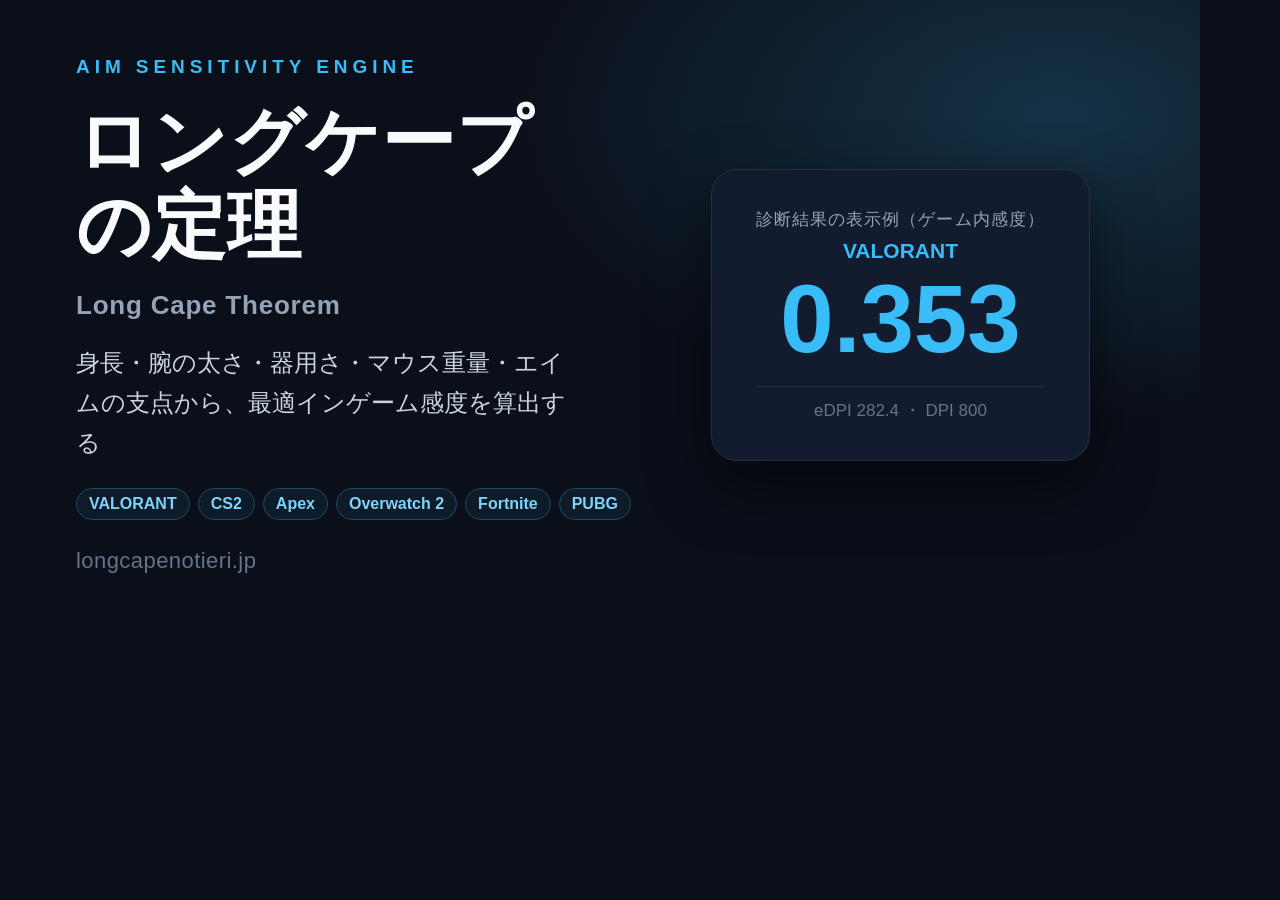
<file: assets/ogp-source.html>
<!DOCTYPE html><html><head><meta charset="utf-8">
<style>
*{margin:0;padding:0;box-sizing:border-box}
body{width:1200px;height:630px;background:#0b0f19;font-family:"Noto Sans JP","Hiragino Kaku Gothic ProN",sans-serif;
     color:#f8fafc;display:flex;overflow:hidden;position:relative}
body::before{content:'';position:absolute;inset:0;
  background:radial-gradient(900px 500px at 88% 18%, rgba(56,189,248,.20), transparent 62%);}
.left{flex:1.25;padding:70px 0 70px 76px;display:flex;flex-direction:column;justify-content:center;gap:22px;position:relative;z-index:1}
.eyebrow{font-size:19px;font-weight:700;letter-spacing:.26em;color:#38bdf8}
h1{font-size:74px;font-weight:800;line-height:1.14;letter-spacing:.005em}
.en{font-size:26px;font-weight:700;color:#94a3b8;letter-spacing:.03em}
.desc{font-size:24px;color:#cbd5e1;line-height:1.65;max-width:21em}
.chips{display:flex;flex-wrap:nowrap;gap:8px;margin-top:4px}
.chip{font-size:16px;font-weight:700;color:#7dd3fc;border:1px solid #1e4a5f;background:#0e1b28;border-radius:999px;padding:6px 12px;white-space:nowrap}
.url{font-size:22px;color:#64748b;letter-spacing:.02em;margin-top:6px}
.right{flex:1;display:flex;align-items:center;justify-content:center;position:relative;z-index:1;padding-right:64px}
.panel{background:#131b2e;border:1px solid #223049;border-radius:26px;padding:38px 44px;box-shadow:0 24px 60px rgba(0,0,0,.55);
       display:flex;flex-direction:column;align-items:center;gap:6px;min-width:330px}
.panel .lab{font-size:17px;color:#94a3b8;letter-spacing:.06em}
.panel .game{font-size:21px;font-weight:700;color:#38bdf8;margin-top:2px}
.panel .val{font-size:96px;font-weight:800;color:#38bdf8;line-height:1.05;font-family:"Helvetica Neue",Arial,sans-serif}
.panel .dpi{font-size:17px;color:#64748b;border-top:1px solid #223049;padding-top:12px;margin-top:10px;width:100%;text-align:center}
</style></head><body>
<div class="left">
  <div class="eyebrow">AIM SENSITIVITY ENGINE</div>
  <h1>ロングケープ<br>の定理</h1>
  <div class="en">Long Cape Theorem</div>
  <div class="desc">身長・腕の太さ・器用さ・マウス重量・エイムの支点から、最適インゲーム感度を算出する</div>
  <div class="chips"><span class="chip">VALORANT</span><span class="chip">CS2</span><span class="chip">Apex</span><span class="chip">Overwatch 2</span><span class="chip">Fortnite</span><span class="chip">PUBG</span></div>
  <div class="url">longcapenotieri.jp</div>
</div>
<div class="right">
  <div class="panel">
    <div class="lab">診断結果の表示例（ゲーム内感度）</div>
    <div class="game">VALORANT</div>
    <div class="val">0.353</div>
    <div class="dpi">eDPI 282.4 ・ DPI 800</div>
  </div>
</div>
</body></html>
</file>
